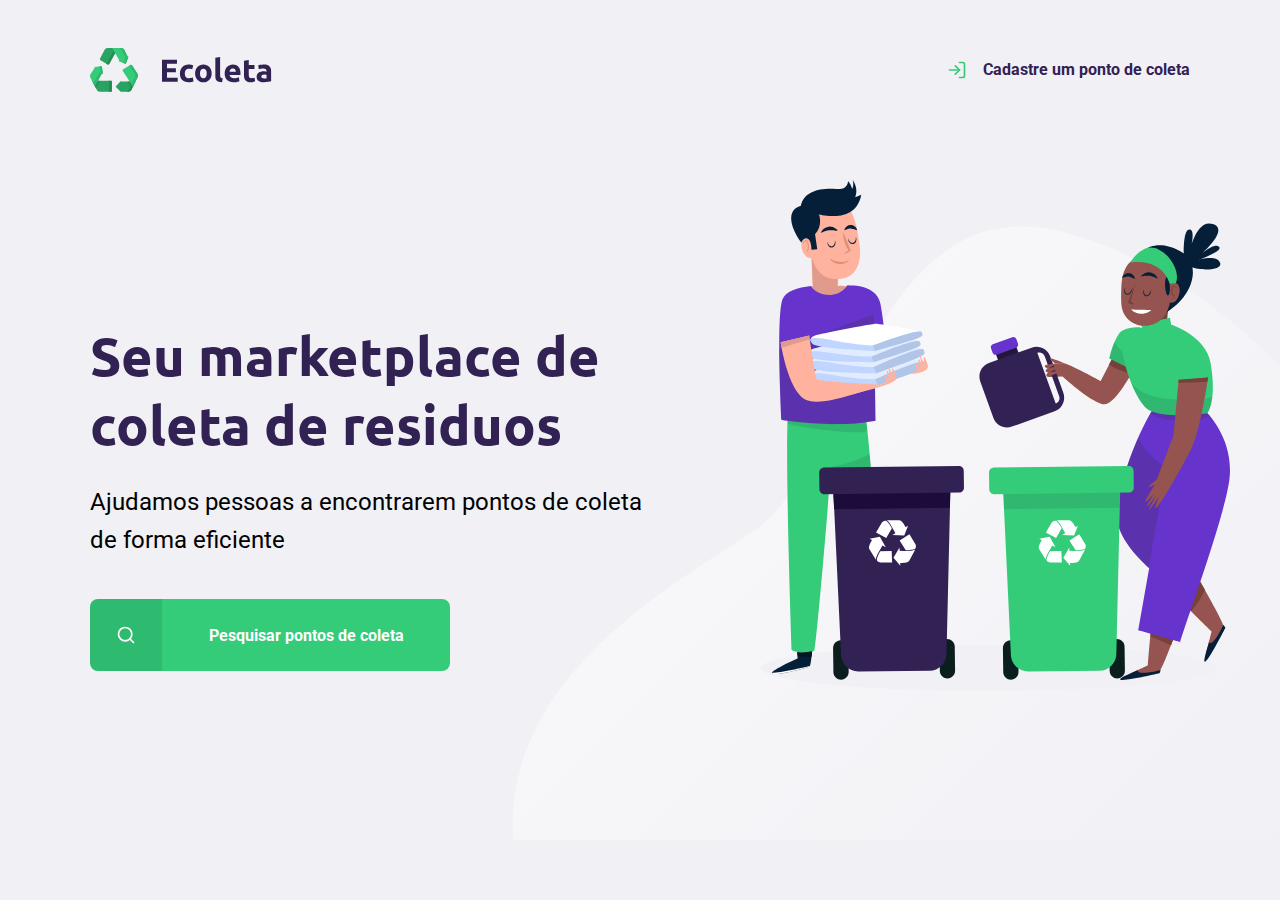
<file: index.html>
<!DOCTYPE html>
<html lang="en">
<head>
    <meta charset="UTF-8">
    <meta name="viewport" content="width=device-width, initial-scale=1.0">
    <link rel="stylesheet" href="./css/home.css">
    <link rel="stylesheet" href="./css/main.css">
    <link rel="stylesheet" href="./css/responsive.css">
    <link href="https://fonts.googleapis.com/css2?family=Roboto:ital,wght@1,700&family=Ubuntu:wght@700&display=swap" rel="stylesheet">
    <title>Ecoleta</title>
</head>
<body>
    <div id="page-home">
        <div class="content">
            <header>
                <img src="./icones/logo.svg" alt="Logomarca Ecoleta">
                <a href="#">
                    <span> </span>
                    Cadastre um ponto de coleta
                </a>
            </header>
                
                <main>
                    
                    <h1>Seu marketplace de coleta de residuos</h1>
                    
                    <p>Ajudamos pessoas a encontrarem pontos de coleta de forma eficiente</p>
                    
                    <a href="#">
                        <span> </span>
                        <strong>Pesquisar pontos de coleta</strong>
                    </a>
                </main>
        </div>
    </div>
</body>
</html>
</file>
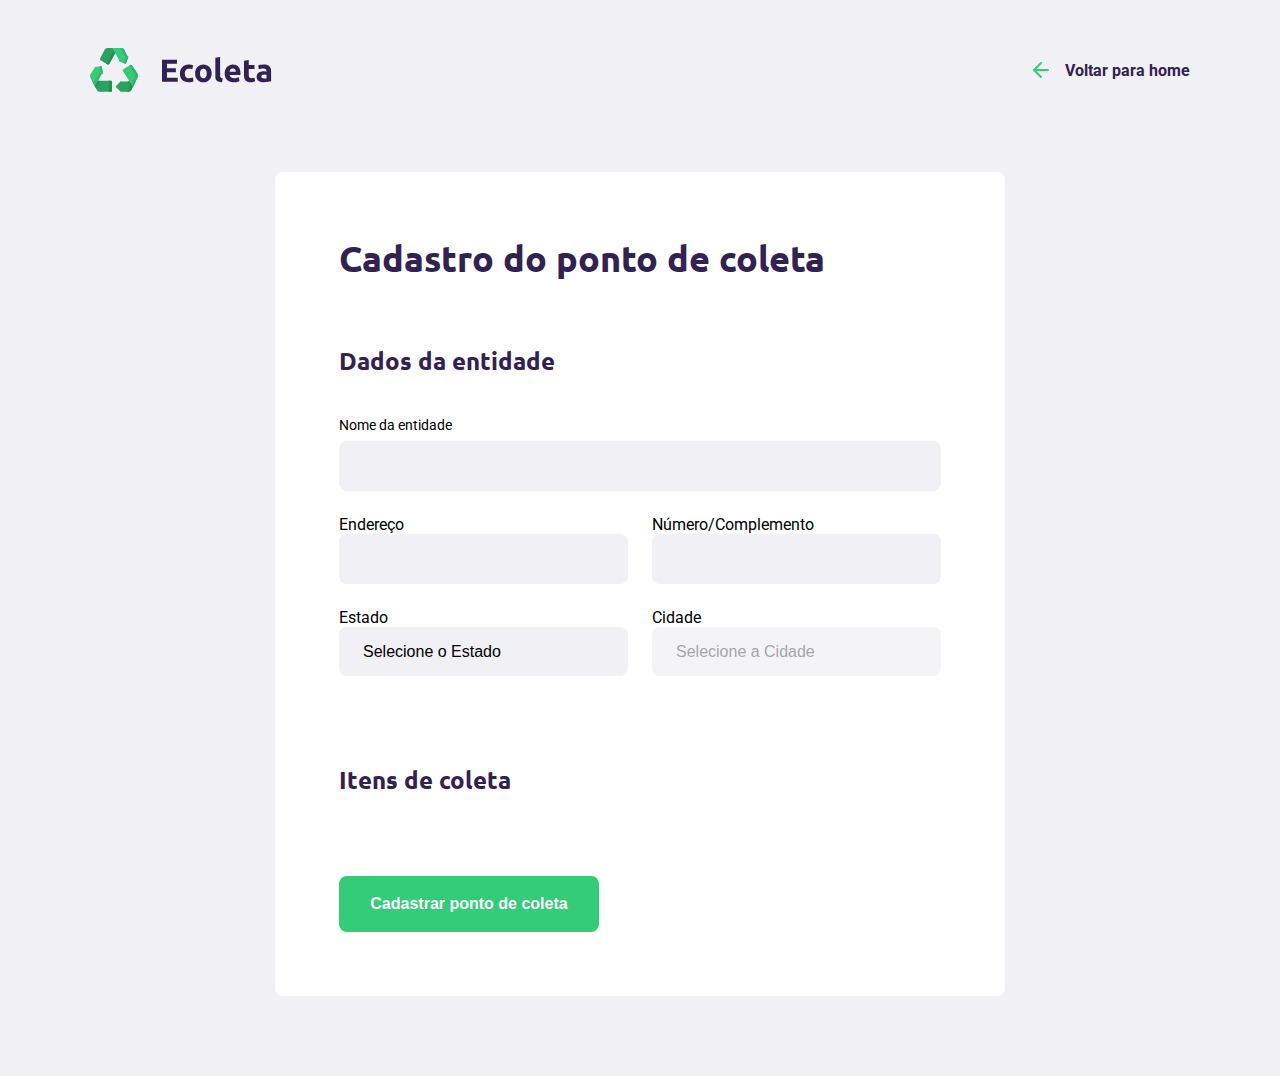
<file: create-point.html>
<!DOCTYPE html>
<html lang="en">
<head>
    <meta charset="UTF-8">
    <meta name="viewport" content="width=device-width, initial-scale=1.0">
    <link rel="stylesheet" href="./css/main.css">
    <link rel="stylesheet" href="./css/create-point.css">
    <link rel="stylesheet" href="./css/responsive.css">
    <link href="https://fonts.googleapis.com/css2?family=Roboto:ital,wght@1,700&family=Ubuntu:wght@700&display=swap" rel="stylesheet">
    <title>Criar ponto de coleta</title>
</head>
<body>
    <div id="page-create-point">
            <header>
                <img src="./icones/logo.svg" alt="Logomarca Ecoleta">
                <a href="#">
                    <span> </span>
                    Voltar para home
                </a>
            </header>
                
                <form action="">  
                    <h1>Cadastro do ponto de coleta</h1>

                    <fieldset>
                        <legend>
                            <h2>Dados da entidade</h2>
                        </legend>

                        <div class="field">
                            <label for="neme">Nome da entidade</label>
                            <input type="text" name="name">    
                        </div>

                        <div class="field-group">
                            <div class="field">
                                <lable for="address">Endereço</lable>
                                <input type="text" name="address">
                            </div>
                            <div class="field">
                                <lable for="address2">Número/Complemento</lable>
                                <input type="text" name="address2">
                            </div>
                        </div>

                        <div class="field-group">
                            <div class="field">
                                <lable for="state">Estado</lable>
                                <select name="uf" id="">
                                    <option value="">Selecione o Estado</option>
                                </select>
                            </div>
                            <div class="field">
                                <lable for="city">Cidade</lable>
                                <select name="cidy" id="" disabled>
                                    <option value="">Selecione a Cidade</option>
                                </select>
                            </div>
                        </div>

                    </fieldset>
                    
                    <fieldset>
                        <legend>
                            <h2>Itens de coleta</h2>
                        </legend>
                    </fieldset>

                    <button type="submit">Cadastrar ponto de coleta</button>
                </form>
    </div>
</body>
</html>
</file>
<file: css/home.css>
#page-home {
    background: url('../icones/home-background.svg') no-repeat;
    background-position: 40vw 20vh;
    height: 100vh;
}

#page-home .content {
    display: flex;
    flex-direction: column;
    height: 100%;
    margin: 0 auto;
    max-width: 1100px;
    width: 90%;
}

#page-home header {
    align-items: center;
    display: flex;
    justify-content: space-between;
    margin-top: 48px;
}

#page-home header a {
    color: var(--title-color);
    display: flex;
    font-weight: 700;
}

#page-home header a span {
    display: flex;
    background-image: url(../icones/log-in.svg);
    height: 20px;
    margin-right: 16px;
    width: 20px;
}

#page-home main {
    display: flex;
    flex: 1;
    flex-direction: column;
    justify-content: center;
    max-width: 560px;
}

#page-home main h1 {
    font-size: 54px;
    color: var(--title-color);
}

#page-home main p {
    font-size: 24px;
    line-height: 38px;
    margin-top: 24px;
}

#page-home main a {
    align-items: center;
    background-color: var(--primary-color);
    color: white;
    border-radius: 8px;
    display: flex;
    height: 72px;
    margin-top: 40px;
    max-width: 360px;
    transition: 400ms;
    width: 100%;
}

#page-home main a:hover {
    background-color: #2fb86e;
}

#page-home main a span {
    align-items: center;
    background-color: rgba(0, 0, 0, 0.08);
    display: flex;
    border-top-left-radius: 8px;
    border-bottom-left-radius: 8px;
    height: 72px;
    justify-content: center;
    width: 72px;
}

#page-home main a span::after {
    background-image: url('../icones/search.svg');
    content: "";
    height: 20px;
    width: 20px;
}
</file>
<file: css/main.css>
:root {
    --title-color: #322153;
    --primary-color: #34cb79;
}

* {
    margin: 0;
    padding: 0;
    box-sizing: border-box;
}

html {
    font-family: Roboto, sans-serif;
}

body {
    background-color: #f0f0f5;
    -webkit-font-smoothing: antialiased;
}

a {
    text-decoration: none;
}

h1, h2, h3, h4, h5, h6 {
    font-family: Ubuntu, sans-serif;
    color: var(--title-color);
}
</file>
<file: css/responsive.css>
#page-home main a strong {
    color: white;
    flex: 1;
    text-align: center;
}

@media (max-width: 900px) {
    #page-home {
        background-position-x: 70vw;
    }

    #page-home .content {
        align-items: center;
        text-align: center;
    }

    #page-home header a {
        position: absolute;
        bottom: 48px;
        left: 50%;
        transform: translateX(-50%);
    }

    #page-home main {
        align-items: center;
    }
}

@media (min-width: 1200px) {
    #page-home {
        background-position-x: 40vw;
    }
}

@media (max-height: 760px ) {
    #page-home {
        background-position-y: 200px;
    }
}
</file>
<file: css/create-point.css>
#page-create-point {
    margin: 0 auto;
    max-width: 1100px;
    width: 90%;
}

#page-create-point header {
    align-items: center;
    display: flex;
    justify-content: space-between;
    margin-top: 48px;
}

#page-create-point header a {
    align-items: center;
    color: var(--title-color);
    display: flex;
    font-weight: bold;
}

#page-create-point header a span {
    background-image: url('../icones/arrow-left.svg');
    display: flex;
    height: 24px;
    margin-right: 16px;
    width: 20px;
}

form {
    background-color: white;
    border-radius: 8px;
    padding: 64px;
    margin: 80px auto;
    max-width: 730px;
}

form h1 {
    font-size: 36px;
}

form fieldset {
    border: 0;
    margin-top: 64px;
}

form legend {
    margin-bottom: 40px;
}

form h2 {
    font-size: 24px;
}

form .field {
    display: flex;
    flex: 1;
    flex-direction: column;
    margin-bottom: 24px;
}

form .field-group {
    display: flex;
}

form input,
form select {
    background-color: #f0f0f5;
    border: 0;
    border-radius: 8px;
    font-size: 16px;
    outline: none;
    padding: 16px 24px;
}

form select {
    -webkit-appearance: none;
    -moz-appearance: none;
    appearance: none;
}

form label {
    font-size: 14px;
    margin-bottom: 8px;
}

form .field-group .field + .field {
    margin-left: 24px;
}

form button {
    background-color: var(--primary-color);
    border: 0;
    border-radius: 8px;
    color: white;
    font-size: 16px;
    font-weight: bold;
    height: 56px;
    margin-top: 40px;
    transition: 400ms;
    width: 260px;
}

form button:hover {
    background-color: #2fb86e;
}
</file>
